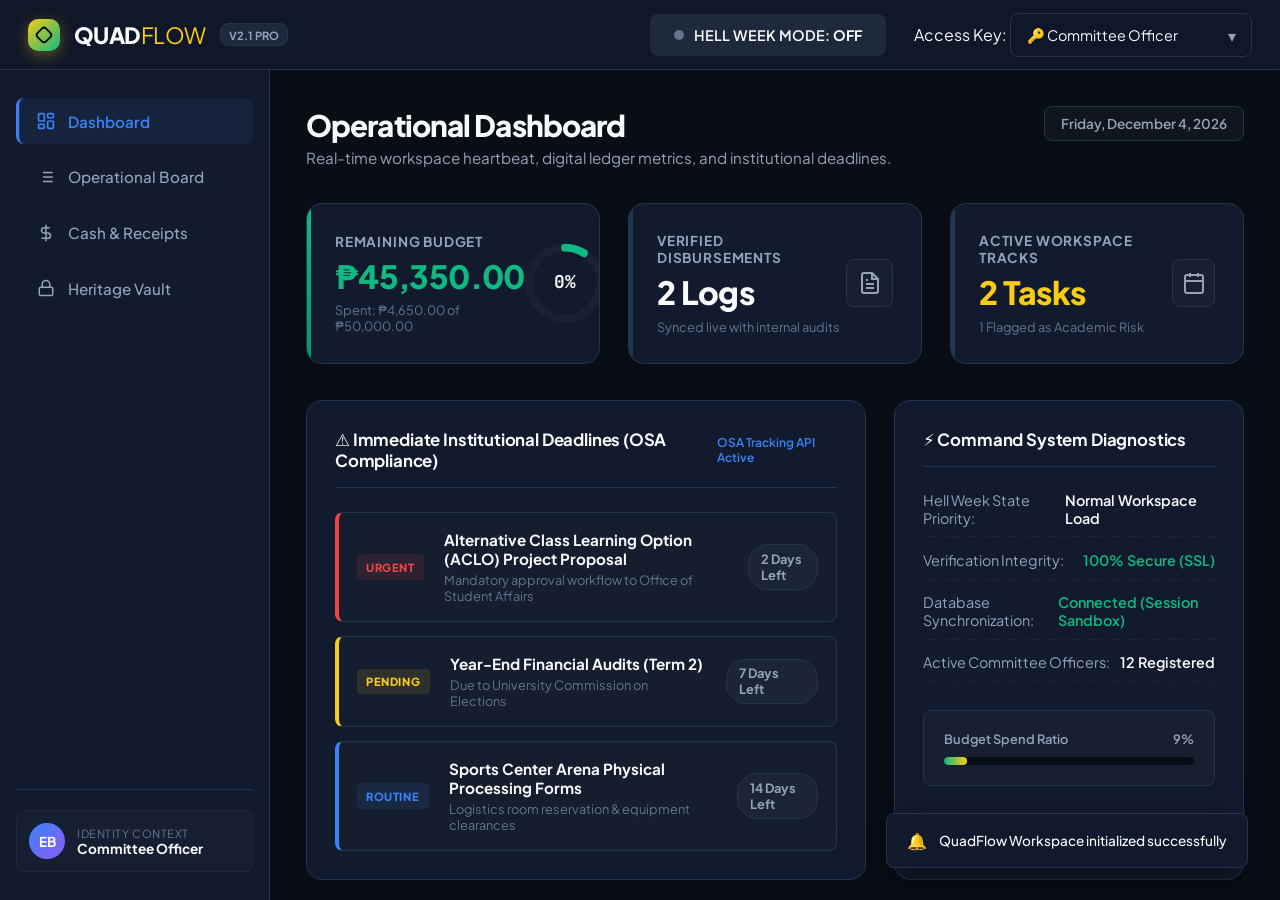
<file: JPCS Hackathon/Web Application/index.html>
<!DOCTYPE html>
<html lang="en">
<head>
    <meta charset="UTF-8">
    <meta name="viewport" content="width=device-width, initial-scale=1.0">
    <title>QuadFlow — High Velocity Operational Command</title>
    <!-- Modern Typography: Plus Jakarta Sans for UI, JetBrains Mono for system codes -->
    <link rel="preconnect" href="https://fonts.googleapis.com">
    <link rel="preconnect" href="https://fonts.gstatic.com" crossorigin>
    <link href="https://fonts.googleapis.com/css2?family=Plus+Jakarta+Sans:wght@300;400;500;600;700;800&family=JetBrains+Mono:wght@400;500;700&display=swap" rel="stylesheet">
    <link rel="stylesheet" href="style.css">
</head>
<body>
    <!-- Toast Notification Anchor -->
    <div id="toastContainer" class="toast-container"></div>
    <!-- Modal: Task Editor Drawer -->
    <div id="taskModal" class="modal-overlay">
        <div class="modal-box card-blur">
            <div class="modal-header">
                <h3>✏️ Edit Committee Deliverable</h3>
                <button class="btn-close" id="closeTaskModalBtn">
                    <svg width="20" height="20" viewBox="0 0 24 24" fill="none" stroke="currentColor" stroke-width="2.5"><line x1="18" y1="6" x2="6" y2="18"></line><line x1="6" y1="6" x2="18" y2="18"></line></svg>
                </button>
            </div>
            <div class="modal-body">
                <form id="editTaskForm">
                    <input type="hidden" id="editTaskId">
                    <div class="form-group">
                        <label for="editTaskTitle">Deliverable Title</label>
                        <input type="text" id="editTaskTitle" class="form-control" required>
                    </div>
                    <div class="form-group row">
                        <div class="col">
                            <label for="editTaskCommittee">Committee</label>
                            <select id="editTaskCommittee" class="form-control">
                                <option value="Logistics">Logistics</option>
                                <option value="Marketing">Marketing</option>
                                <option value="Finance">Finance</option>
                                <option value="Sponsorship">Sponsorship</option>
                            </select>
                        </div>
                        <div class="col">
                            <label for="editTaskStatus">Kanban Column</label>
                            <select id="editTaskStatus" class="form-control">
                                <option value="backlog">Backlog</option>
                                <option value="progress">In Progress</option>
                                <option value="blocked">Academic Blocked</option>
                                <option value="completed">Completed</option>
                            </select>
                        </div>
                    </div>
                    <div class="form-group checkbox-group">
                        <input type="checkbox" id="editTaskAcademicRisk">
                        <label for="editTaskAcademicRisk">⚠️ Mark as Academic Risk (Tied to critical coursework/exams)</label>
                    </div>
                    <div class="modal-footer">
                        <button type="button" id="deleteTaskBtn" class="btn btn-danger">🗑️ Delete Task</button>
                        <div class="footer-actions">
                            <button type="button" class="btn btn-secondary" id="cancelTaskModalBtn">Cancel</button>
                            <button type="submit" class="btn btn-primary">Save Changes</button>
                        </div>
                    </div>
                </form>
            </div>
        </div>
    </div>
    <!-- Modal: Receipt Viewer -->
    <div id="receiptModal" class="modal-overlay">
        <div class="modal-box receipt-box card-blur">
            <div class="modal-header">
                <h3>📜 Verified Transaction Voucher</h3>
                <button class="btn-close" id="closeReceiptModalBtn">
                    <svg width="20" height="20" viewBox="0 0 24 24" fill="none" stroke="currentColor" stroke-width="2.5"><line x1="18" y1="6" x2="6" y2="18"></line><line x1="6" y1="6" x2="18" y2="18"></line></svg>
                </button>
            </div>
            <div class="modal-body receipt-layout">
                <div id="receiptTicket" class="receipt-ticket">
                    <!-- Dynamic Receipt Generated Here -->
                </div>
                <div class="receipt-actions">
                    <button id="printReceiptBtn" class="btn btn-secondary btn-block">🖨️ Print Voucher</button>
                    <button id="closeReceiptBtn" class="btn btn-primary btn-block">Done</button>
                </div>
            </div>
        </div>
    </div>
    <!-- System Bar (Top Header) -->
    <header class="system-bar">
        <div class="logo-area">
            <div class="emblem">
                <div class="emblem-inner"></div>
            </div>
            <h1 class="brand">QUAD<span class="brand-flow">FLOW</span></h1>
            <span class="badge badge-system">v2.1 Pro</span>
        </div>
        
        <div class="system-controls">
            <button id="hellWeekToggle" class="btn btn-toggle-mode" title="Toggle intense tracking styling for academic pressure times">
                <span class="pulse-indicator"></span>
                <span>HELL WEEK MODE: <strong id="toggleStatus">OFF</strong></span>
            </button>
            
            <div class="session-handler">
                <label for="roleSelector">Access Key:</label>
                <div class="select-wrapper">
                    <select id="roleSelector" class="form-control select-dark">
                        <option value="officer">🔑 Committee Officer</option>
                        <option value="admin">💎 Executive Board (Admin)</option>
                    </select>
                </div>
            </div>
        </div>
    </header>
    <!-- Master Application Container -->
    <div class="app-container">
        
        <!-- Sidebar Navigation -->
        <nav class="sidebar">
            <div class="sidebar-menu-wrapper">
                <ul class="nav-links">
                    <li>
                        <a href="#dashboard" class="nav-item active" data-target="dashboard-section">
                            <svg class="nav-icon" viewBox="0 0 24 24" fill="none" stroke="currentColor" stroke-width="2"><rect x="3" y="3" width="7" height="9" rx="1"></rect><rect x="14" y="3" width="7" height="5" rx="1"></rect><rect x="14" y="12" width="7" height="9" rx="1"></rect><rect x="3" y="16" width="7" height="5" rx="1"></rect></svg>
                            <span>Dashboard</span>
                        </a>
                    </li>
                    <li>
                        <a href="#kanban" class="nav-item" data-target="kanban-section">
                            <svg class="nav-icon" viewBox="0 0 24 24" fill="none" stroke="currentColor" stroke-width="2"><line x1="8" y1="6" x2="21" y2="6"></line><line x1="8" y1="12" x2="21" y2="12"></line><line x1="8" y1="18" x2="21" y2="18"></line><line x1="3" y1="6" x2="3.01" y2="6"></line><line x1="3" y1="12" x2="3.01" y2="12"></line><line x1="3" y1="18" x2="3.01" y2="18"></line></svg>
                            <span>Operational Board</span>
                        </a>
                    </li>
                    <li>
                        <a href="#receipts" class="nav-item" data-target="receipts-section">
                            <svg class="nav-icon" viewBox="0 0 24 24" fill="none" stroke="currentColor" stroke-width="2"><line x1="12" y1="1" x2="12" y2="23"></line><path d="M17 5H9.5a3.5 3.5 0 0 0 0 7h5a3.5 3.5 0 0 1 0 7H6"></path></svg>
                            <span>Cash & Receipts</span>
                        </a>
                    </li>
                    <li>
                        <a href="#vault" class="nav-item" data-target="vault-section">
                            <svg class="nav-icon" viewBox="0 0 24 24" fill="none" stroke="currentColor" stroke-width="2"><rect x="3" y="11" width="18" height="11" rx="2" ry="2"></rect><path d="M7 11V7a5 5 0 0 1 10 0v4"></path></svg>
                            <span>Heritage Vault</span>
                        </a>
                    </li>
                </ul>
            </div>
            
            <div class="sidebar-footer">
                <div class="user-profile-badge">
                    <div class="avatar-circle">EB</div>
                    <div class="profile-info">
                        <span class="profile-label">Identity Context</span>
                        <strong id="currentRoleDisplay" class="profile-name">Committee Officer</strong>
                    </div>
                </div>
            </div>
        </nav>
        <!-- Main Dynamic Viewport -->
        <main class="main-content">
            
            <!-- SECTION 1: DASHBOARD -->
            <section id="dashboard-section" class="view-section active">
                <div class="section-header">
                    <div>
                        <h2>Operational Dashboard</h2>
                        <p class="subtitle">Real-time workspace heartbeat, digital ledger metrics, and institutional deadlines.</p>
                    </div>
                    <div class="date-badge" id="liveDateDisplay">May 23, 2026</div>
                </div>
                <!-- Metrics Grid featuring circular analytics -->
                <div class="metrics-grid">
                    <div class="metric-card budget-card">
                        <div class="metric-info">
                            <h3>Remaining Budget</h3>
                            <p class="metric-value text-lime" id="dashBudget">₱50,000.00</p>
                            <span class="metric-sub" id="dashBudgetDetails">Spent: ₱0.00 of ₱50,000.00</span>
                        </div>
                        <div class="metric-visual">
                            <!-- Circular Progress Bar -->
                            <svg width="80" height="80" viewBox="0 0 36 36" class="circular-chart">
                                <path class="circle-bg" d="M18 2.0845 a 15.9155 15.9155 0 0 1 0 31.831 a 15.9155 15.9155 0 0 1 0 -31.831" />
                                <path id="budgetCircleProgress" class="circle" stroke-dasharray="0, 100" d="M18 2.0845 a 15.9155 15.9155 0 0 1 0 31.831 a 15.9155 15.9155 0 0 1 0 -31.831" />
                                <text x="18" y="20.35" class="percentage" id="budgetPercentText">0%</text>
                            </svg>
                        </div>
                    </div>
                    
                    <div class="metric-card linkable-card" data-target="receipts-section">
                        <div class="metric-info">
                            <h3>Verified Disbursements</h3>
                            <p class="metric-value" id="dashPendingReceipts">0 Logs</p>
                            <span class="metric-sub">Synced live with internal audits</span>
                        </div>
                        <div class="metric-icon-wrap">
                            <svg width="24" height="24" viewBox="0 0 24 24" fill="none" stroke="currentColor" stroke-width="2"><path d="M14 2H6a2 2 0 0 0-2 2v16a2 2 0 0 0 2 2h12a2 2 0 0 0 2-2V8z"></path><polyline points="14 2 14 8 20 8"></polyline><line x1="16" y1="13" x2="8" y2="13"></line><line x1="16" y1="17" x2="8" y2="17"></line><polyline points="10 9 9 9 8 9"></polyline></svg>
                        </div>
                    </div>
                    
                    <div class="metric-card linkable-card" data-target="kanban-section">
                        <div class="metric-info">
                            <h3>Active Workspace Tracks</h3>
                            <p class="metric-value text-canary" id="dashActiveTasks">0 Tasks</p>
                            <span class="metric-sub" id="dashAcademicRiskSub">0 Flagged as Academic Risk</span>
                        </div>
                        <div class="metric-icon-wrap">
                            <svg width="24" height="24" viewBox="0 0 24 24" fill="none" stroke="currentColor" stroke-width="2"><rect x="3" y="4" width="18" height="18" rx="2" ry="2"></rect><line x1="16" y1="2" x2="16" y2="6"></line><line x1="8" y1="2" x2="8" y2="6"></line><line x1="3" y1="10" x2="21" y2="10"></line></svg>
                        </div>
                    </div>
                </div>
                <!-- Lower Layout Panels -->
                <div class="dashboard-details-grid">
                    
                    <!-- Left Panel: Deadlines -->
                    <div class="dashboard-panel">
                        <div class="panel-header">
                            <h3>⚠️ Immediate Institutional Deadlines (OSA Compliance)</h3>
                            <span class="panel-action-label">OSA Tracking API Active</span>
                        </div>
                        <ul class="compliance-list">
                            <li class="compliance-item danger">
                                <div class="compliance-badge">URGENT</div>
                                <div class="details">
                                    <strong>Alternative Class Learning Option (ACLO) Project Proposal</strong>
                                    <small>Mandatory approval workflow to Office of Student Affairs</small>
                                </div>
                                <div class="countdown" data-days="2">2 Days Left</div>
                            </li>
                            <li class="compliance-item warning">
                                <div class="compliance-badge">PENDING</div>
                                <div class="details">
                                    <strong>Year-End Financial Audits (Term 2)</strong>
                                    <small>Due to University Commission on Elections</small>
                                </div>
                                <div class="countdown" data-days="7">7 Days Left</div>
                            </li>
                            <li class="compliance-item info">
                                <div class="compliance-badge">ROUTINE</div>
                                <div class="details">
                                    <strong>Sports Center Arena Physical Processing Forms</strong>
                                    <small>Logistics room reservation & equipment clearances</small>
                                </div>
                                <div class="countdown" data-days="14">14 Days Left</div>
                            </li>
                        </ul>
                    </div>
                    <!-- Right Panel: Quick Activity / State Overview -->
                    <div class="dashboard-panel panel-system-status">
                        <div class="panel-header">
                            <h3>⚡ Command System Diagnostics</h3>
                        </div>
                        <div class="diagnostics-log">
                            <div class="diag-row">
                                <span class="diag-label">Hell Week State Priority:</span>
                                <span id="diagHellWeekStatus" class="diag-value">Inactive (Normal Load)</span>
                            </div>
                            <div class="diag-row">
                                <span class="diag-label">Verification Integrity:</span>
                                <span class="diag-value text-lime">100% Secure (SSL)</span>
                            </div>
                            <div class="diag-row">
                                <span class="diag-label">Database Synchronization:</span>
                                <span class="diag-value text-lime">Connected (Session Sandbox)</span>
                            </div>
                            <div class="diag-row">
                                <span class="diag-label">Active Committee Officers:</span>
                                <span class="diag-value">12 Registered</span>
                            </div>
                        </div>
                        
                        <!-- Visual representation of budget -->
                        <div class="budget-progress-bar-container">
                            <div class="progress-bar-labels">
                                <span>Budget Spend Ratio</span>
                                <span id="budgetPercentLabel">0%</span>
                            </div>
                            <div class="progress-bar-rail">
                                <div id="budgetProgressFill" class="progress-bar-fill" style="width: 0%"></div>
                            </div>
                        </div>
                    </div>
                </div>
            </section>
            <!-- SECTION 2: KANBAN BOARD -->
            <section id="kanban-section" class="view-section">
                <div class="section-header">
                    <div>
                        <h2>Academic-Synced Kanban Board</h2>
                        <p class="subtitle">Drag, drop, and cross-balance student workloads during high-velocity academic schedules.</p>
                    </div>
                </div>
                <div class="hell-week-banner" id="hellWeekBanner">
                    <div class="banner-icon">
                        <svg width="24" height="24" viewBox="0 0 24 24" fill="none" stroke="currentColor" stroke-width="2.5"><path d="M10.29 3.86L1.82 18a2 2 0 0 0 1.71 3h16.94a2 2 0 0 0 1.71-3L13.71 3.86a2 2 0 0 0-3.42 0z"></path><line x1="12" y1="9" x2="12" y2="13"></line><line x1="12" y1="17" x2="12.01" y2="17"></line></svg>
                    </div>
                    <div class="banner-content">
                        <strong>HELL WEEK MODE FORCE-ENGAGED</strong>
                        <p>Workloads prioritized automatically. Critical tasks flagged as "Academic Risk" are consolidated under Academic Blocked column to prevent student burnout.</p>
                    </div>
                </div>
                <!-- Kanban Matrix Board -->
                <div class="kanban-board">
                    
                    <!-- Backlog Column -->
                    <div class="kanban-column" id="col-backlog">
                        <div class="column-header">
                            <span class="column-title">Backlog</span>
                            <span class="count count-backlog">0</span>
                        </div>
                        <div class="column-body" data-status="backlog">
                            <!-- Cards inject dynamically -->
                        </div>
                    </div>
                    
                    <!-- In Progress Column -->
                    <div class="kanban-column" id="col-progress">
                        <div class="column-header">
                            <span class="column-title">In Progress</span>
                            <span class="count count-progress">0</span>
                        </div>
                        <div class="column-body" data-status="progress">
                            <!-- Cards inject dynamically -->
                        </div>
                    </div>
                    
                    <!-- Blocked / Academic At Risk Column -->
                    <div class="kanban-column column-risk" id="col-blocked">
                        <div class="column-header">
                            <span class="column-title">Academic At Risk</span>
                            <span class="count count-blocked">0</span>
                        </div>
                        <div class="column-body" data-status="blocked">
                            <!-- Cards inject dynamically -->
                        </div>
                    </div>
                    
                    <!-- Completed Column -->
                    <div class="kanban-column" id="col-completed">
                        <div class="column-header">
                            <span class="column-title">Completed</span>
                            <span class="count count-completed">0</span>
                        </div>
                        <div class="column-body" data-status="completed">
                            <!-- Cards inject dynamically -->
                        </div>
                    </div>
                </div>
                <!-- Add New Task Form (Admin Restricted Zone) -->
                <div class="admin-only-action panel-form margin-top-lg">
                    <div class="panel-form-header">
                        <svg width="20" height="20" viewBox="0 0 24 24" fill="none" stroke="currentColor" stroke-width="2"><path d="M14 2H6a2 2 0 0 0-2 2v16a2 2 0 0 0 2 2h12a2 2 0 0 0 2-2V8z"></path><polyline points="14 2 14 8 20 8"></polyline><line x1="12" y1="18" x2="12" y2="12"></line><line x1="9" y1="15" x2="15" y2="15"></line></svg>
                        <h3>Initialize New Committee Deliverable</h3>
                        <span class="admin-shield">Admin Only</span>
                    </div>
                    
                    <form id="taskForm" class="inline-form">
                        <div class="form-input-group">
                            <input type="text" id="taskTitle" placeholder="e.g., Secure permit for amphitheater..." class="form-control" required>
                        </div>
                        <div class="form-select-group">
                            <select id="taskCommittee" class="form-control">
                                <option value="Logistics">📦 Logistics</option>
                                <option value="Marketing">📣 Marketing</option>
                                <option value="Finance">💰 Finance</option>
                                <option value="Sponsorship">🤝 Sponsorship</option>
                            </select>
                        </div>
                        <button type="submit" class="btn btn-primary">
                            <svg width="16" height="16" viewBox="0 0 24 24" fill="none" stroke="currentColor" stroke-width="2.5"><line x1="12" y1="5" x2="12" y2="19"></line><line x1="5" y1="12" x2="19" y2="12"></line></svg>
                            <span>Inject Deliverable</span>
                        </button>
                    </form>
                </div>
            </section>
            <!-- SECTION 3: RECEIPTS & COMPLIANCE -->
            <section id="receipts-section" class="view-section">
                <div class="section-header">
                    <div>
                        <h2>Compliance & Cash Tracker</h2>
                        <p class="subtitle">Log digital transaction confirmations and bundle verification metadata for OSA auditing.</p>
                    </div>
                </div>
                <div class="split-layout">
                    
                    <!-- Left: Expense Form -->
                    <div class="panel-form">
                        <div class="panel-form-header">
                            <svg width="20" height="20" viewBox="0 0 24 24" fill="none" stroke="currentColor" stroke-width="2"><rect x="2" y="4" width="20" height="16" rx="2" ry="2"></rect><line x1="12" y1="18" x2="12" y2="18.01"></line><line x1="2" y1="10" x2="22" y2="10"></line></svg>
                            <h3>Record Expense / Disbursement</h3>
                        </div>
                        
                        <form id="ledgerForm">
                            <div class="form-group">
                                <label for="ledgerDesc">Item Description</label>
                                <input type="text" id="ledgerDesc" class="form-control" placeholder="e.g., Procured 3x5 tarpaulins for orientation booth" required>
                            </div>
                            
                            <div class="form-group row">
                                <div class="col">
                                    <label for="ledgerAmount">Amount (PHP)</label>
                                    <div class="input-currency-wrapper">
                                        <span class="currency-prefix">₱</span>
                                        <input type="number" id="ledgerAmount" class="form-control input-amount" placeholder="0.00" min="0.01" step="any" required>
                                    </div>
                                </div>
                                <div class="col">
                                    <label for="ledgerRef">GCash/Maya Reference</label>
                                    <input type="text" id="ledgerRef" class="form-control" placeholder="e.g., 501928492049" required>
                                </div>
                            </div>
                            
                            <div class="form-group row">
                                <div class="col">
                                    <label for="ledgerCommittee">Paying Committee</label>
                                    <select id="ledgerCommittee" class="form-control">
                                        <option value="Finance">Finance</option>
                                        <option value="Logistics">Logistics</option>
                                        <option value="Marketing">Marketing</option>
                                        <option value="Sponsorship">Sponsorship</option>
                                    </select>
                                </div>
                                <div class="col">
                                    <label for="receiptFile">Upload Receipt Image</label>
                                    <div class="file-dropzone-wrapper">
                                        <input type="file" id="receiptFile" class="form-control file-input" accept="image/*">
                                        <span class="file-label-text">Select Image File...</span>
                                    </div>
                                </div>
                            </div>
                            
                            <button type="submit" class="btn btn-primary btn-block">
                                <svg width="18" height="18" viewBox="0 0 24 24" fill="none" stroke="currentColor" stroke-width="2"><path d="M19 21H5a2 2 0 0 1-2-2V5a2 2 0 0 1 2-2h11l5 5v11a2 2 0 0 1-2 2z"></path><polyline points="17 21 17 13 7 13 7 21"></polyline><polyline points="7 3 7 8 15 8"></polyline></svg>
                                <span>Commit Transaction Block</span>
                            </button>
                        </form>
                    </div>
                    <!-- Right: Verified Ledger Table -->
                    <div class="panel-ledger">
                        <div class="ledger-header-actions">
                            <div class="ledger-title-wrap">
                                <h3>📜 Verified Ledger Transaction Log</h3>
                                <p id="ledgerSummaryLabel">0 total entries verified</p>
                            </div>
                            <button id="exportLedgerBtn" class="btn btn-secondary btn-sm">
                                <svg width="14" height="14" viewBox="0 0 24 24" fill="none" stroke="currentColor" stroke-width="2"><polyline points="6 9 6 2 18 2 18 9"></polyline><path d="M6 18H4a2 2 0 0 1-2-2v-5a2 2 0 0 1 2-2h16a2 2 0 0 1 2 2v5a2 2 0 0 1-2 2h-2"></path><rect x="6" y="14" width="12" height="8"></rect></svg>
                                <span>Export Liquidation Sheet</span>
                            </button>
                        </div>
                        
                        <!-- Search and Filters Panel -->
                        <div class="ledger-filters">
                            <div class="search-box-wrapper">
                                <svg class="search-icon" width="16" height="16" viewBox="0 0 24 24" fill="none" stroke="currentColor" stroke-width="2"><circle cx="11" cy="11" r="8"></circle><line x1="21" y1="21" x2="16.65" y2="16.65"></line></svg>
                                <input type="text" id="ledgerSearchInput" placeholder="Search by description, committee, or Ref ID..." class="form-control filter-search">
                            </div>
                            <div class="filter-select-wrapper">
                                <select id="ledgerFilterCommittee" class="form-control select-filter">
                                    <option value="all">All Committees</option>
                                    <option value="Finance">Finance</option>
                                    <option value="Logistics">Logistics</option>
                                    <option value="Marketing">Marketing</option>
                                    <option value="Sponsorship">Sponsorship</option>
                                </select>
                            </div>
                        </div>
                        <!-- Data table layout -->
                        <div class="table-responsive">
                            <table class="ledger-table">
                                <thead>
                                    <tr>
                                        <th>Ref ID</th>
                                        <th>Description</th>
                                        <th>Committee</th>
                                        <th>Amount</th>
                                        <th>Receipt Status</th>
                                        <th class="admin-only-cell">Actions</th>
                                    </tr>
                                </thead>
                                <tbody id="ledgerBody">
                                    <!-- Log rows dynamically injected -->
                                </tbody>
                            </table>
                        </div>
                    </div>
                </div>
            </section>
            <!-- SECTION 4: HERITAGE VAULT -->
            <section id="vault-section" class="view-section">
                <div class="section-header">
                    <div>
                        <h2>The Heritage Vault</h2>
                        <p class="subtitle">Preserve static organizational knowledge matrices to ensure a seamless 100% transition handover.</p>
                    </div>
                </div>
                <div class="vault-split">
                    
                    <!-- Left: Turnover Checklist and Progress Circle -->
                    <div class="vault-card">
                        <div class="vault-card-header">
                            <div class="header-details">
                                <h3>🔑 Institutional Turnover Progress</h3>
                                <p class="card-desc">Mandatory transition markers for outgoing student administration executives.</p>
                            </div>
                            <!-- Small dynamic progress label -->
                            <div class="progress-radial-wrap">
                                <svg width="50" height="50" viewBox="0 0 36 36" class="circular-chart-sm">
                                    <path class="circle-bg" d="M18 2.0845 a 15.9155 15.9155 0 0 1 0 31.831 a 15.9155 15.9155 0 0 1 0 -31.831" />
                                    <path id="turnoverProgressCircle" class="circle circle-green" stroke-dasharray="0, 100" d="M18 2.0845 a 15.9155 15.9155 0 0 1 0 31.831 a 15.9155 15.9155 0 0 1 0 -31.831" />
                                </svg>
                                <div class="progress-percentage-label" id="turnoverPercentageText">0%</div>
                            </div>
                        </div>
                        
                        <!-- List of turnover items -->
                        <ul class="checklist" id="turnoverChecklist">
                            <!-- Injected checkboxes -->
                        </ul>
                        
                        <!-- Add turnover item form (Officer/Admin allowed) -->
                        <form id="addTurnoverItemForm" class="add-turnover-item-form">
                            <input type="text" id="newTurnoverLabel" placeholder="Add custom turnover objective..." class="form-control" required>
                            <button type="submit" class="btn btn-secondary btn-sm" title="Add item to turnover checklist">+</button>
                        </form>
                    </div>
                    <!-- Right: Searchable SOP Accordions -->
                    <div class="vault-card">
                        <div class="vault-card-header-col">
                            <h3>📂 Standard Operating Procedures (SOPs)</h3>
                            <p class="card-desc">Step-by-step administrative framework guides for student organization workflow clearances.</p>
                            
                            <!-- Search Bar for SOPs -->
                            <div class="sop-search-wrapper">
                                <svg class="search-icon" width="14" height="14" viewBox="0 0 24 24" fill="none" stroke="currentColor" stroke-width="2"><circle cx="11" cy="11" r="8"></circle><line x1="21" y1="21" x2="16.65" y2="16.65"></line></svg>
                                <input type="text" id="sopSearchInput" placeholder="Filter SOPs by name or keyword..." class="form-control form-control-sm">
                            </div>
                        </div>
                        
                        <div class="sop-directory" id="sopDirectory">
                            
                            <!-- SOP Item 1 -->
                            <div class="sop-item" data-sop-keywords="finance liquidation audit receipt money gcash bank account payout">
                                <div class="sop-trigger">
                                    <div class="sop-title-wrap">
                                        <span class="folder-icon">📁</span>
                                        <h4>Finance / Liquidation Protocol</h4>
                                    </div>
                                    <svg class="chevron-icon" width="16" height="16" viewBox="0 0 24 24" fill="none" stroke="currentColor" stroke-width="2.5"><polyline points="6 9 12 15 18 9"></polyline></svg>
                                </div>
                                <div class="sop-content">
                                    <div class="sop-body-inner">
                                        <p>To process clean refunds and payments for suppliers, ensure compliance with the following university directives:</p>
                                        <ol class="sop-list">
                                            <li>Always request a valid BIR-registered Official Receipt (OR) for purchases exceeding ₱1,000.</li>
                                            <li>Disbursements completed via GCash/Maya must have screenshot confirmation containing the 12 or 13-digit Reference Code.</li>
                                            <li>Consolidate weekly logs in Excel under designated accounts before submitting to the Executive Board Auditor.</li>
                                            <li>Never log personal items on the organizational budget; audited items require physical inventory verification.</li>
                                        </ol>
                                    </div>
                                </div>
                            </div>
                            
                            <!-- SOP Item 2 -->
                            <div class="sop-item" data-sop-keywords="logistics venue sourcing sports center permits reservation physical facility campus">
                                <div class="sop-trigger">
                                    <div class="sop-title-wrap">
                                        <span class="folder-icon">📁</span>
                                        <h4>University Logistics & Venue Sourcing</h4>
                                    </div>
                                    <svg class="chevron-icon" width="16" height="16" viewBox="0 0 24 24" fill="none" stroke="currentColor" stroke-width="2.5"><polyline points="6 9 12 15 18 9"></polyline></svg>
                                </div>
                                <div class="sop-content">
                                    <div class="sop-body-inner">
                                        <p>Booking guidelines for university facilities (e.g. Amphitheater, Multi-purpose Sports Center, Classrooms):</p>
                                        <ol class="sop-list">
                                            <li>Obtain the official Physical Facilities Office (PFO) reservation form.</li>
                                            <li>Collect safety signatures from both the faculty adviser and the College Dean.</li>
                                            <li>Submit documents to PFO at least <strong>10 working days</strong> prior to the event date.</li>
                                            <li>Coordinate with electricity services if extra outlets, projectors, or speaker systems are required.</li>
                                        </ol>
                                    </div>
                                </div>
                            </div>
                            <!-- SOP Item 3 -->
                            <div class="sop-item" data-sop-keywords="marketing graphic publications facebook posters publicity design colors guide font">
                                <div class="sop-trigger">
                                    <div class="sop-title-wrap">
                                        <span class="folder-icon">📁</span>
                                        <h4>Marketing & Graphic Design Publication Policies</h4>
                                    </div>
                                    <svg class="chevron-icon" width="16" height="16" viewBox="0 0 24 24" fill="none" stroke="currentColor" stroke-width="2.5"><polyline points="6 9 12 15 18 9"></polyline></svg>
                                </div>
                                <div class="sop-content">
                                    <div class="sop-body-inner">
                                        <p>Guidance to maintain visual cohesion across social media profiles and print media:</p>
                                        <ol class="sop-list">
                                            <li>Always employ the official brand fonts (Outfit and Space Grotesk).</li>
                                            <li>Include the official organization transparent watermark in the upper right corner of all pubmats.</li>
                                            <li>Ensure alternative text descriptions (alt text) are attached to Facebook and Instagram publications for accessibility.</li>
                                            <li>Publicity materials mentioning university partners require explicit written sign-off from the Sponsorship Committee.</li>
                                        </ol>
                                    </div>
                                </div>
                            </div>
                            
                        </div>
                    </div>
                </div>
            </section>
        </main>
    </div>
    <!-- Core Javascript Code module -->
    <script src="app.js"></script>
</body>
</html>
</file>
<file: JPCS Hackathon/Web Application/style.css>
/* ==========================================================================
   QuadFlow Premium UI Design System Stylesheet
   ========================================================================== */
:root {
    /* Color Architecture - High contrast dark mode */
    --bg-dark: #090d16;
    --bg-surface: #121b2d;
    --bg-subtle: #1e293b;
    --bg-input: #0f172a;
    
    --border-color: #24354f;
    --border-glow: rgba(59, 130, 246, 0.15);
    
    /* Branding Palette */
    --accent-canary: #facc15;
    --accent-lime: #10b981;
    --accent-crimson: #ef4444;
    --accent-blue: #3b82f6;
    --accent-purple: #8b5cf6;
    
    /* Text Tokens */
    --text-ceramic: #f8fafc;
    --text-secondary: #94a3b8;
    --text-muted: #64748b;
    
    /* Layout & Component Metrics */
    --radius-sm: 8px;
    --radius-md: 16px;
    --radius-lg: 24px;
    
    /* Animation Framework */
    --transition-smooth: 0.3s cubic-bezier(0.25, 0.8, 0.25, 1);
    --transition-fast: 0.15s ease-out;
    --font-stack: 'Plus Jakarta Sans', system-ui, -apple-system, sans-serif;
    --font-code: 'JetBrains Mono', monospace;
    
    --shadow-sm: 0 2px 8px rgba(0, 0, 0, 0.15);
    --shadow-md: 0 8px 24px rgba(0, 0, 0, 0.3);
    --shadow-lg: 0 16px 48px rgba(0, 0, 0, 0.45);
    --shadow-glow: 0 0 20px rgba(59, 130, 246, 0.15);
}
/* Base Configuration & Layout Canvas resets */
* {
    box-sizing: border-box;
    margin: 0;
    padding: 0;
    -webkit-font-smoothing: antialiased;
}
body {
    background-color: var(--bg-dark);
    color: var(--text-ceramic);
    font-family: var(--font-stack);
    overflow: hidden;
    height: 100vh;
    width: 100vw;
    display: flex;
    flex-direction: column;
}
button, input, select, textarea {
    font-family: inherit;
}
/* Custom Scrollbars */
::-webkit-scrollbar {
    width: 8px;
    height: 8px;
}
::-webkit-scrollbar-track {
    background: var(--bg-dark);
}
::-webkit-scrollbar-thumb {
    background: var(--border-color);
    border-radius: var(--radius-sm);
}
::-webkit-scrollbar-thumb:hover {
    background: var(--text-muted);
}
/* Utility classes */
.text-lime { color: var(--accent-lime) !important; }
.text-canary { color: var(--accent-canary) !important; }
.text-crimson { color: var(--accent-crimson) !important; }
.margin-top-lg { margin-top: 2rem; }
/* ==========================================================================
   Header Architecture & Layout
   ========================================================================== */
.system-bar {
    background-color: rgba(18, 27, 45, 0.8);
    backdrop-filter: blur(12px);
    -webkit-backdrop-filter: blur(12px);
    display: flex;
    justify-content: space-between;
    align-items: center;
    padding: 0 1.75rem;
    border-bottom: 1px solid var(--border-color);
    z-index: 1000;
    height: 70px;
    flex-shrink: 0;
    box-shadow: var(--shadow-sm);
}
/* Logo Design */
.logo-area {
    display: flex;
    align-items: center;
    gap: 0.85rem;
}
.emblem {
    width: 32px;
    height: 32px;
    background: linear-gradient(135deg, var(--accent-canary), var(--accent-lime));
    border-radius: 10px;
    display: flex;
    align-items: center;
    justify-content: center;
    box-shadow: 0 4px 15px rgba(250, 204, 21, 0.35);
    position: relative;
    overflow: hidden;
}
.emblem-inner {
    width: 14px;
    height: 14px;
    border: 2px solid var(--bg-dark);
    border-radius: 4px;
    transform: rotate(45deg);
}
.brand {
    font-size: 1.4rem;
    font-weight: 800;
    letter-spacing: -0.02em;
    color: var(--text-ceramic);
}
.brand-flow {
    color: var(--accent-canary);
    font-weight: 400;
}
.badge {
    padding: 0.2rem 0.5rem;
    font-size: 0.7rem;
    font-weight: 700;
    border-radius: var(--radius-sm);
    text-transform: uppercase;
}
.badge-system {
    background-color: var(--bg-subtle);
    color: var(--text-secondary);
    border: 1px solid var(--border-color);
}
.system-controls {
    display: flex;
    align-items: center;
    gap: 1.75rem;
}
/* Switch styling for Hell Week Toggle */
.btn-toggle-mode {
    background-color: var(--bg-subtle);
    border: 1px solid var(--border-color);
    color: var(--text-ceramic);
    padding: 0.5rem 1rem;
    border-radius: var(--radius-sm);
    font-size: 0.8rem;
    font-weight: 600;
    cursor: pointer;
    display: flex;
    align-items: center;
    gap: 0.6rem;
    transition: var(--transition-smooth);
}
.btn-toggle-mode:hover {
    border-color: var(--text-secondary);
    background-color: var(--bg-surface);
}
.pulse-indicator {
    width: 10px;
    height: 10px;
    background-color: var(--text-muted);
    border-radius: 50%;
    display: inline-block;
    position: relative;
}
/* ==========================================================================
   Master App Framework Container & Sidebar
   ========================================================================== */
.app-container {
    display: flex;
    height: calc(100vh - 70px);
    width: 100vw;
    overflow: hidden;
}
.sidebar {
    width: 270px;
    background-color: var(--bg-surface);
    border-right: 1px solid var(--border-color);
    display: flex;
    flex-direction: column;
    justify-content: space-between;
    padding: 1.75rem 1rem;
    flex-shrink: 0;
}
.nav-links {
    list-style: none;
    display: flex;
    flex-direction: column;
    gap: 0.6rem;
}
.nav-item {
    display: flex;
    align-items: center;
    gap: 0.85rem;
    color: var(--text-secondary);
    text-decoration: none;
    padding: 0.85rem 1.1rem;
    border-radius: var(--radius-sm);
    font-weight: 500;
    font-size: 0.95rem;
    transition: var(--transition-smooth);
    border-left: 3px solid transparent;
}
.nav-icon {
    width: 18px;
    height: 18px;
    stroke-width: 2;
    transition: var(--transition-smooth);
}
.nav-item:hover {
    color: var(--text-ceramic);
    background-color: rgba(255, 255, 255, 0.03);
    padding-left: 1.3rem;
}
.nav-item.active {
    background-color: rgba(59, 130, 246, 0.08);
    color: var(--accent-blue);
    border-left-color: var(--accent-blue);
    font-weight: 600;
    box-shadow: inset 1px 0 0 rgba(59, 130, 246, 0.2);
}
.nav-item.active .nav-icon {
    transform: scale(1.1);
}
.sidebar-footer {
    border-top: 1px solid var(--border-color);
    padding-top: 1.25rem;
}
.user-profile-badge {
    display: flex;
    align-items: center;
    gap: 0.75rem;
    background-color: rgba(255, 255, 255, 0.02);
    padding: 0.75rem;
    border-radius: var(--radius-sm);
    border: 1px solid rgba(255, 255, 255, 0.04);
}
.avatar-circle {
    width: 36px;
    height: 36px;
    background: linear-gradient(135deg, var(--accent-blue), var(--accent-purple));
    border-radius: 50%;
    color: white;
    font-weight: 700;
    font-size: 0.85rem;
    display: flex;
    align-items: center;
    justify-content: center;
}
.profile-info {
    display: flex;
    flex-direction: column;
}
.profile-label {
    font-size: 0.7rem;
    color: var(--text-muted);
    text-transform: uppercase;
    letter-spacing: 0.05em;
}
.profile-name {
    font-size: 0.85rem;
    color: var(--text-ceramic);
}
/* ==========================================================================
   Main Content Layout
   ========================================================================== */
.main-content {
    flex-grow: 1;
    padding: 2.25rem;
    overflow-y: auto;
    background-color: var(--bg-dark);
}
.view-section {
    display: none;
    animation: slideUp var(--transition-smooth);
}
.view-section.active {
    display: block;
}
@keyframes slideUp {
    from {
        opacity: 0;
        transform: translateY(12px);
    }
    to {
        opacity: 1;
        transform: translateY(0);
    }
}
.section-header {
    display: flex;
    justify-content: space-between;
    align-items: flex-start;
    margin-bottom: 2.25rem;
}
.section-header h2 {
    font-size: 1.85rem;
    font-weight: 800;
    letter-spacing: -0.03em;
    margin-bottom: 0.25rem;
}
.subtitle {
    color: var(--text-secondary);
    font-size: 0.95rem;
}
.date-badge {
    background-color: rgba(255, 255, 255, 0.03);
    border: 1px solid var(--border-color);
    padding: 0.5rem 1rem;
    border-radius: var(--radius-sm);
    font-size: 0.85rem;
    font-weight: 600;
    color: var(--text-secondary);
}
/* ==========================================================================
   Cards & Layout Components
   ========================================================================== */
.card-blur {
    background-color: rgba(18, 27, 45, 0.75);
    backdrop-filter: blur(16px);
    -webkit-backdrop-filter: blur(16px);
    border: 1px solid var(--border-color);
    border-radius: var(--radius-md);
    box-shadow: var(--shadow-md);
}
/* Form elements */
.form-control {
    background-color: var(--bg-input);
    border: 1px solid var(--border-color);
    color: var(--text-ceramic);
    padding: 0.75rem 1rem;
    border-radius: var(--radius-sm);
    font-size: 0.9rem;
    outline: none;
    transition: var(--transition-smooth);
    width: 100%;
}
.form-control:focus {
    border-color: var(--accent-blue);
    box-shadow: 0 0 0 3px rgba(59, 130, 246, 0.15);
}
.select-wrapper {
    position: relative;
    display: inline-block;
}
.select-dark {
    cursor: pointer;
    padding-right: 2.5rem;
    appearance: none;
}
.select-wrapper::after {
    content: "▾";
    position: absolute;
    right: 1rem;
    top: 50%;
    transform: translateY(-50%);
    color: var(--text-secondary);
    pointer-events: none;
}
/* Buttons */
.btn {
    padding: 0.75rem 1.5rem;
    font-weight: 600;
    border-radius: var(--radius-sm);
    border: none;
    cursor: pointer;
    display: inline-flex;
    align-items: center;
    justify-content: center;
    gap: 0.6rem;
    transition: var(--transition-smooth);
    font-size: 0.9rem;
}
.btn-primary {
    background: linear-gradient(135deg, var(--accent-blue), #2563eb);
    color: white;
    box-shadow: 0 4px 15px rgba(59, 130, 246, 0.25);
}
.btn-primary:hover {
    transform: translateY(-2px);
    box-shadow: 0 6px 20px rgba(59, 130, 246, 0.35);
}
.btn-secondary {
    background-color: rgba(255, 255, 255, 0.03);
    border: 1px solid var(--border-color);
    color: var(--text-ceramic);
}
.btn-secondary:hover {
    background-color: rgba(255, 255, 255, 0.08);
    border-color: var(--text-secondary);
}
.btn-danger {
    background-color: rgba(239, 68, 68, 0.1);
    border: 1px solid rgba(239, 68, 68, 0.3);
    color: var(--accent-crimson);
}
.btn-danger:hover {
    background-color: var(--accent-crimson);
    color: white;
    box-shadow: 0 4px 15px rgba(239, 68, 68, 0.25);
}
.btn-block {
    width: 100%;
}
.btn-sm {
    padding: 0.45rem 1rem;
    font-size: 0.8rem;
}
.btn-close {
    background: none;
    border: none;
    color: var(--text-secondary);
    cursor: pointer;
    transition: var(--transition-fast);
}
.btn-close:hover {
    color: var(--text-ceramic);
}
/* ==========================================================================
   Dashboard Metrics
   ========================================================================== */
.metrics-grid {
    display: grid;
    grid-template-columns: repeat(auto-fit, minmax(280px, 1fr));
    gap: 1.75rem;
    margin-bottom: 2.25rem;
}
.metric-card {
    background-color: var(--bg-surface);
    padding: 1.75rem;
    border-radius: var(--radius-md);
    border: 1px solid var(--border-color);
    display: flex;
    justify-content: space-between;
    align-items: center;
    position: relative;
    overflow: hidden;
    transition: var(--transition-smooth);
}
.metric-card::before {
    content: "";
    position: absolute;
    top: 0; left: 0; width: 4px; height: 100%;
    background-color: var(--border-color);
    transition: var(--transition-smooth);
}
.metric-card:hover {
    transform: translateY(-4px);
    box-shadow: var(--shadow-md);
    border-color: rgba(59, 130, 246, 0.3);
}
.metric-card.budget-card::before {
    background: linear-gradient(to bottom, var(--accent-lime), #059669);
}
.metric-card.budget-card:hover {
    border-color: rgba(16, 185, 129, 0.3);
}
.linkable-card {
    cursor: pointer;
}
.linkable-card:hover::before {
    background-color: var(--accent-blue);
}
.metric-info {
    display: flex;
    flex-direction: column;
    gap: 0.4rem;
}
.metric-info h3 {
    font-size: 0.85rem;
    text-transform: uppercase;
    letter-spacing: 0.06em;
    color: var(--text-secondary);
}
.metric-value {
    font-size: 2rem;
    font-weight: 800;
    letter-spacing: -0.02em;
    color: var(--text-ceramic);
}
.metric-sub {
    font-size: 0.8rem;
    color: var(--text-muted);
}
.metric-icon-wrap {
    width: 48px;
    height: 48px;
    background-color: rgba(255, 255, 255, 0.02);
    border: 1px solid var(--border-color);
    border-radius: var(--radius-sm);
    display: flex;
    align-items: center;
    justify-content: center;
    color: var(--text-secondary);
}
.metric-card:hover .metric-icon-wrap {
    color: var(--accent-blue);
    border-color: rgba(59, 130, 246, 0.3);
    background-color: rgba(59, 130, 246, 0.05);
}
/* Circular Chart SVG Analytics */
.circular-chart {
    display: block;
    max-width: 80px;
    max-height: 80px;
}
.circle-bg {
    fill: none;
    stroke: rgba(255, 255, 255, 0.03);
    stroke-width: 3.5;
}
.circle {
    fill: none;
    stroke: var(--accent-lime);
    stroke-width: 3.5;
    stroke-linecap: round;
    transition: stroke-dasharray 0.6s ease;
}
.percentage {
    fill: var(--text-ceramic);
    font-family: var(--font-code);
    font-weight: 700;
    font-size: 8px;
    text-anchor: middle;
}
/* Dashboard detail layouts */
.dashboard-details-grid {
    display: grid;
    grid-template-columns: 1.6fr 1fr;
    gap: 1.75rem;
}
.dashboard-panel {
    background-color: var(--bg-surface);
    border: 1px solid var(--border-color);
    border-radius: var(--radius-md);
    padding: 1.75rem;
}
.panel-header {
    display: flex;
    justify-content: space-between;
    align-items: center;
    margin-bottom: 1.5rem;
    border-bottom: 1px solid var(--border-color);
    padding-bottom: 1rem;
}
.panel-header h3 {
    font-size: 1.05rem;
    font-weight: 700;
    letter-spacing: -0.01em;
}
.panel-action-label {
    font-size: 0.75rem;
    color: var(--accent-blue);
    font-weight: 600;
}
.compliance-list {
    list-style: none;
    display: flex;
    flex-direction: column;
    gap: 0.85rem;
}
.compliance-item {
    background-color: rgba(255, 255, 255, 0.01);
    padding: 1.1rem;
    border-radius: var(--radius-sm);
    display: flex;
    gap: 1.25rem;
    align-items: center;
    border: 1px solid var(--border-color);
    transition: var(--transition-smooth);
}
.compliance-item:hover {
    border-color: rgba(255, 255, 255, 0.1);
    background-color: rgba(255, 255, 255, 0.03);
}
.compliance-badge {
    font-size: 0.7rem;
    font-weight: 800;
    padding: 0.35rem 0.6rem;
    border-radius: 4px;
    letter-spacing: 0.05em;
}
.compliance-item.danger { border-left: 4px solid var(--accent-crimson); }
.compliance-item.danger .compliance-badge { color: var(--accent-crimson); background-color: rgba(239, 68, 68, 0.1); }
.compliance-item.warning { border-left: 4px solid var(--accent-canary); }
.compliance-item.warning .compliance-badge { color: var(--accent-canary); background-color: rgba(250, 204, 21, 0.1); }
.compliance-item.info { border-left: 4px solid var(--accent-blue); }
.compliance-item.info .compliance-badge { color: var(--accent-blue); background-color: rgba(59, 130, 246, 0.1); }
.compliance-item .details {
    display: flex;
    flex-direction: column;
    flex-grow: 1;
}
.compliance-item .details strong {
    font-size: 0.95rem;
    margin-bottom: 0.2rem;
}
.compliance-item .details small {
    color: var(--text-muted);
    font-size: 0.8rem;
}
.countdown {
    font-size: 0.8rem;
    font-weight: 700;
    color: var(--text-secondary);
    background-color: rgba(255, 255, 255, 0.03);
    padding: 0.35rem 0.75rem;
    border-radius: 20px;
    border: 1px solid var(--border-color);
}
/* System diagnostics panel details */
.diagnostics-log {
    display: flex;
    flex-direction: column;
    gap: 0.85rem;
    margin-bottom: 1.75rem;
}
.diag-row {
    display: flex;
    justify-content: space-between;
    font-size: 0.9rem;
    border-bottom: 1px dashed rgba(255, 255, 255, 0.05);
    padding-bottom: 0.6rem;
}
.diag-label {
    color: var(--text-secondary);
}
.diag-value {
    font-weight: 600;
}
/* Linear Budget Progress Bar styling */
.budget-progress-bar-container {
    background-color: rgba(255, 255, 255, 0.02);
    border: 1px solid var(--border-color);
    padding: 1.25rem;
    border-radius: var(--radius-sm);
}
.progress-bar-labels {
    display: flex;
    justify-content: space-between;
    font-size: 0.8rem;
    font-weight: 600;
    color: var(--text-secondary);
    margin-bottom: 0.6rem;
}
.progress-bar-rail {
    height: 8px;
    background-color: var(--bg-dark);
    border-radius: 10px;
    overflow: hidden;
}
.progress-bar-fill {
    height: 100%;
    background: linear-gradient(to right, var(--accent-lime), var(--accent-canary));
    border-radius: 10px;
    transition: width 0.6s ease-in-out;
}
/* ==========================================================================
   Kanban Board Layout & Drag/Drop
   ========================================================================== */
.hell-week-banner {
    background: linear-gradient(135deg, rgba(239, 68, 68, 0.15), rgba(239, 68, 68, 0.05));
    border: 1px dashed var(--accent-crimson);
    border-radius: var(--radius-sm);
    padding: 1.25rem 1.5rem;
    color: var(--text-ceramic);
    margin-bottom: 2rem;
    display: none;
    gap: 1rem;
    align-items: center;
    animation: blinkGlow 3s infinite alternate;
}
@keyframes blinkGlow {
    from { box-shadow: 0 0 5px rgba(239, 68, 68, 0.1); }
    to { box-shadow: 0 0 15px rgba(239, 68, 68, 0.25); }
}
.banner-icon {
    color: var(--accent-crimson);
    flex-shrink: 0;
}
.banner-content strong {
    font-size: 0.95rem;
    letter-spacing: 0.05em;
    display: block;
    margin-bottom: 0.2rem;
}
.banner-content p {
    font-size: 0.85rem;
    color: var(--text-secondary);
}
.kanban-board {
    display: grid;
    grid-template-columns: repeat(4, 1fr);
    gap: 1.25rem;
    align-items: start;
    margin-bottom: 2.25rem;
}
.kanban-column {
    background-color: var(--bg-surface);
    border: 1px solid var(--border-color);
    border-radius: var(--radius-md);
    padding: 1.25rem;
    display: flex;
    flex-direction: column;
    gap: 1rem;
    min-height: 550px;
    transition: var(--transition-smooth);
}
.column-header {
    display: flex;
    justify-content: space-between;
    align-items: center;
    border-bottom: 2px solid var(--border-color);
    padding-bottom: 0.85rem;
}
.column-title {
    font-size: 0.95rem;
    font-weight: 700;
    text-transform: uppercase;
    letter-spacing: 0.05em;
    color: var(--text-secondary);
}
.count {
    font-size: 0.75rem;
    font-family: var(--font-code);
    font-weight: 700;
    background-color: var(--bg-dark);
    padding: 0.2rem 0.6rem;
    border-radius: 12px;
    border: 1px solid var(--border-color);
    color: var(--text-secondary);
}
.column-body {
    flex-grow: 1;
    display: flex;
    flex-direction: column;
    gap: 0.85rem;
    min-height: 480px;
    border-radius: var(--radius-sm);
    transition: var(--transition-fast);
}
/* Drag over highlights styling */
.column-body.dragover {
    background-color: rgba(59, 130, 246, 0.03);
    outline: 2px dashed rgba(59, 130, 246, 0.35);
    outline-offset: 4px;
}
/* Task card styling */
.task-card {
    background-color: var(--bg-input);
    border: 1px solid var(--border-color);
    border-radius: var(--radius-sm);
    padding: 1.1rem;
    cursor: grab;
    transition: var(--transition-smooth);
    user-select: none;
    position: relative;
    box-shadow: var(--shadow-sm);
}
.task-card:active {
    cursor: grabbing;
}
.task-card.dragging {
    opacity: 0.4;
    transform: scale(0.96) rotate(-2deg);
    border-color: var(--accent-blue);
    box-shadow: var(--shadow-lg);
}
.task-card:hover {
    border-color: rgba(255, 255, 255, 0.15);
    transform: translateY(-2px);
    box-shadow: var(--shadow-md);
}
.task-card h4 {
    font-size: 0.95rem;
    font-weight: 600;
    color: var(--text-ceramic);
    line-height: 1.4;
    margin-bottom: 0.85rem;
}
.task-meta {
    display: flex;
    justify-content: space-between;
    align-items: center;
    gap: 0.5rem;
}
.tag-committee {
    font-size: 0.7rem;
    font-weight: 700;
    padding: 0.15rem 0.5rem;
    border-radius: 4px;
    letter-spacing: 0.02em;
    text-transform: uppercase;
}
/* Committee specific color cards tags */
.tag-committee.finance { background-color: rgba(16, 185, 129, 0.12); color: var(--accent-lime); }
.tag-committee.logistics { background-color: rgba(139, 92, 246, 0.12); color: var(--accent-purple); }
.tag-committee.marketing { background-color: rgba(250, 204, 21, 0.12); color: var(--accent-canary); }
.tag-committee.sponsorship { background-color: rgba(59, 130, 246, 0.12); color: var(--accent-blue); }
.btn-flag {
    background: none;
    border: none;
    color: var(--text-muted);
    cursor: pointer;
    font-size: 0.75rem;
    font-weight: 600;
    padding: 0.2rem 0.5rem;
    border-radius: 4px;
    transition: var(--transition-fast);
    display: flex;
    align-items: center;
    gap: 0.25rem;
}
.btn-flag:hover {
    color: var(--accent-crimson);
    background-color: rgba(239, 68, 68, 0.08);
}
.btn-flag.active-blocked {
    color: var(--accent-crimson);
    background-color: rgba(239, 68, 68, 0.12);
    font-weight: 700;
}
.card-done-indicator {
    font-size: 0.75rem;
    font-weight: 700;
    color: var(--accent-lime);
    display: flex;
    align-items: center;
    gap: 0.25rem;
}
/* Academic risk styling */
.task-card.academic-risk {
    border-left: 3px solid var(--accent-crimson);
}
.task-card.academic-risk::after {
    content: "⚠️ Academic Risk";
    position: absolute;
    top: 0.5rem; right: 0.5rem;
    font-size: 0.65rem;
    font-weight: 700;
    color: var(--accent-crimson);
    background-color: rgba(239, 68, 68, 0.08);
    padding: 0.1rem 0.35rem;
    border-radius: 3px;
}
/* Task form actions */
.panel-form-header {
    display: flex;
    align-items: center;
    gap: 0.75rem;
    margin-bottom: 1.25rem;
    border-bottom: 1px solid var(--border-color);
    padding-bottom: 0.85rem;
}
.panel-form-header h3 {
    font-size: 1.05rem;
    font-weight: 700;
}
.admin-shield {
    font-size: 0.65rem;
    font-weight: 800;
    color: var(--accent-blue);
    background-color: rgba(59, 130, 246, 0.1);
    padding: 0.2rem 0.5rem;
    border-radius: 4px;
    letter-spacing: 0.05em;
    text-transform: uppercase;
    margin-left: auto;
}
.inline-form {
    display: flex;
    gap: 1rem;
    flex-wrap: wrap;
    align-items: center;
}
.form-input-group {
    flex: 2;
    min-width: 250px;
}
.form-select-group {
    flex: 1;
    min-width: 150px;
}
/* ==========================================================================
   Financial Ledger & Compliance Tracker
   ========================================================================== */
.split-layout {
    display: grid;
    grid-template-columns: 1fr 1.6fr;
    gap: 1.75rem;
    align-items: start;
}
.form-group {
    margin-bottom: 1.25rem;
}
.form-group label {
    display: block;
    font-size: 0.85rem;
    font-weight: 600;
    color: var(--text-secondary);
    margin-bottom: 0.5rem;
}
.form-group.row {
    display: flex;
    gap: 1rem;
}
.form-group.row .col {
    flex: 1;
    min-width: 120px;
}
.input-currency-wrapper {
    position: relative;
    display: flex;
    align-items: center;
}
.currency-prefix {
    position: absolute;
    left: 1rem;
    color: var(--text-secondary);
    font-weight: 600;
    font-size: 0.9rem;
}
.input-amount {
    padding-left: 2rem !important;
    font-family: var(--font-code);
}
/* Custom file dropzone styling */
.file-dropzone-wrapper {
    position: relative;
    height: 42px;
    border: 1px dashed var(--border-color);
    border-radius: var(--radius-sm);
    overflow: hidden;
    cursor: pointer;
    transition: var(--transition-smooth);
    background-color: var(--bg-input);
    display: flex;
    align-items: center;
    padding: 0 1rem;
}
.file-dropzone-wrapper:hover {
    border-color: var(--accent-blue);
    background-color: rgba(59, 130, 246, 0.02);
}
.file-input {
    position: absolute;
    top: 0; left: 0; width: 100%; height: 100%;
    opacity: 0;
    cursor: pointer;
}
.file-label-text {
    font-size: 0.85rem;
    color: var(--text-secondary);
    white-space: nowrap;
    overflow: hidden;
    text-overflow: ellipsis;
    pointer-events: none;
    max-width: 100%;
}
.panel-ledger {
    background-color: var(--bg-surface);
    border: 1px solid var(--border-color);
    border-radius: var(--radius-md);
    padding: 1.75rem;
}
.ledger-header-actions {
    display: flex;
    justify-content: space-between;
    align-items: center;
    border-bottom: 1px solid var(--border-color);
    padding-bottom: 1.25rem;
    margin-bottom: 1.25rem;
    flex-wrap: wrap;
    gap: 1rem;
}
.ledger-title-wrap h3 {
    font-size: 1.05rem;
    font-weight: 700;
    margin-bottom: 0.15rem;
}
.ledger-title-wrap p {
    font-size: 0.8rem;
    color: var(--text-muted);
}
/* Search bar & filter layouts */
.ledger-filters {
    display: flex;
    gap: 1rem;
    margin-bottom: 1.25rem;
    flex-wrap: wrap;
}
.search-box-wrapper {
    position: relative;
    flex-grow: 1;
    min-width: 200px;
}
.search-icon {
    position: absolute;
    left: 1rem;
    top: 50%;
    transform: translateY(-50%);
    color: var(--text-secondary);
    pointer-events: none;
}
.filter-search {
    padding-left: 2.5rem !important;
}
.filter-select-wrapper {
    width: 200px;
    position: relative;
}
.filter-select-wrapper::after {
    content: "▾";
    position: absolute;
    right: 1rem;
    top: 50%;
    transform: translateY(-50%);
    color: var(--text-secondary);
    pointer-events: none;
}
.select-filter {
    appearance: none;
    cursor: pointer;
    padding-right: 2rem;
}
/* Ledger Database Table design */
.table-responsive {
    overflow-x: auto;
    border-radius: var(--radius-sm);
    border: 1px solid var(--border-color);
}
.ledger-table {
    width: 100%;
    border-collapse: collapse;
    text-align: left;
    font-size: 0.9rem;
}
.ledger-table th {
    background-color: var(--bg-input);
    padding: 0.85rem 1.1rem;
    border-bottom: 2px solid var(--border-color);
    color: var(--text-secondary);
    font-weight: 700;
    font-size: 0.8rem;
    text-transform: uppercase;
    letter-spacing: 0.05em;
}
.ledger-table td {
    padding: 1rem 1.1rem;
    border-bottom: 1px solid var(--border-color);
    color: var(--text-ceramic);
    vertical-align: middle;
}
.ledger-table tr:last-child td {
    border-bottom: none;
}
.ledger-table tr {
    transition: var(--transition-fast);
}
.ledger-table tbody tr:hover {
    background-color: rgba(255, 255, 255, 0.015);
}
.ledger-table code {
    font-family: var(--font-code);
    font-weight: 700;
    font-size: 0.8rem;
    color: var(--accent-blue);
    background-color: rgba(59, 130, 246, 0.08);
    padding: 0.2rem 0.5rem;
    border-radius: 4px;
    border: 1px solid rgba(59, 130, 246, 0.15);
}
.ledger-table td strong {
    font-size: 0.9rem;
    font-weight: 600;
}
.ledger-table td small {
    font-family: var(--font-code);
    color: var(--text-muted);
}
.ledger-table td .amount-span {
    font-family: var(--font-code);
    font-weight: 700;
}
.status-pill {
    display: inline-flex;
    align-items: center;
    gap: 0.35rem;
    font-size: 0.75rem;
    font-weight: 700;
    padding: 0.25rem 0.65rem;
    border-radius: 20px;
    text-transform: uppercase;
    letter-spacing: 0.02em;
    cursor: pointer;
    transition: var(--transition-smooth);
}
.status-pill.verified {
    background-color: rgba(16, 185, 129, 0.1);
    color: var(--accent-lime);
    border: 1px solid rgba(16, 185, 129, 0.2);
}
.status-pill.verified:hover {
    background-color: rgba(16, 185, 129, 0.2);
}
/* Ledger Actions (Admin Only) */
.admin-only-cell {
    width: 80px;
    text-align: center;
}
.btn-icon {
    background: none;
    border: none;
    color: var(--text-muted);
    cursor: pointer;
    width: 28px;
    height: 28px;
    border-radius: 4px;
    display: inline-flex;
    align-items: center;
    justify-content: center;
    transition: var(--transition-fast);
}
.btn-icon:hover {
    color: var(--accent-crimson);
    background-color: rgba(239, 68, 68, 0.08);
}
/* ==========================================================================
   Heritage Vault & SOPs
   ========================================================================== */
.vault-split {
    display: grid;
    grid-template-columns: 1fr 1.1fr;
    gap: 1.75rem;
}
.vault-card {
    background-color: var(--bg-surface);
    border: 1px solid var(--border-color);
    border-radius: var(--radius-md);
    padding: 1.75rem;
    display: flex;
    flex-direction: column;
}
.vault-card-header {
    display: flex;
    justify-content: space-between;
    align-items: center;
    border-bottom: 1px solid var(--border-color);
    padding-bottom: 1.25rem;
    margin-bottom: 1.25rem;
}
.vault-card-header-col {
    display: flex;
    flex-direction: column;
    border-bottom: 1px solid var(--border-color);
    padding-bottom: 1.25rem;
    margin-bottom: 1.25rem;
    gap: 0.25rem;
}
.card-desc {
    font-size: 0.85rem;
    color: var(--text-secondary);
}
/* Turnover Circular progress chart styling */
.progress-radial-wrap {
    position: relative;
    width: 50px;
    height: 50px;
    display: flex;
    align-items: center;
    justify-content: center;
}
.circular-chart-sm {
    width: 50px;
    height: 50px;
}
.circle-green {
    stroke: var(--accent-lime);
    stroke-dasharray: 0, 100;
}
.progress-percentage-label {
    position: absolute;
    font-family: var(--font-code);
    font-weight: 700;
    font-size: 0.7rem;
    color: var(--text-ceramic);
}
/* Checklist items turnover styles */
.checklist {
    list-style: none;
    display: flex;
    flex-direction: column;
    gap: 0.75rem;
    margin-bottom: 1.25rem;
    flex-grow: 1;
}
.checklist-item {
    display: flex;
    align-items: center;
    gap: 0.85rem;
    font-size: 0.9rem;
    background-color: var(--bg-input);
    padding: 0.85rem 1.1rem;
    border-radius: var(--radius-sm);
    border: 1px solid var(--border-color);
    cursor: pointer;
    transition: var(--transition-smooth);
    position: relative;
}
.checklist-item input[type="checkbox"] {
    accent-color: var(--accent-lime);
    width: 18px;
    height: 18px;
    cursor: pointer;
    border-radius: 4px;
    border: 1px solid var(--border-color);
    background-color: var(--bg-dark);
}
.checklist-item label {
    cursor: pointer;
    flex-grow: 1;
    transition: var(--transition-smooth);
}
.checklist-item.done {
    border-color: rgba(16, 185, 129, 0.2);
    background-color: rgba(16, 185, 129, 0.02);
}
.checklist-item.done label {
    text-decoration: line-through;
    color: var(--text-muted);
}
.add-turnover-item-form {
    display: flex;
    gap: 0.75rem;
    border-top: 1px dashed var(--border-color);
    padding-top: 1.25rem;
}
/* SOP directories collapsible accordions */
.sop-search-wrapper {
    position: relative;
    width: 100%;
    margin-top: 0.85rem;
}
.sop-search-wrapper .search-icon {
    left: 0.75rem;
}
.sop-search-wrapper input {
    padding-left: 2.25rem !important;
}
.sop-directory {
    display: flex;
    flex-direction: column;
    gap: 0.85rem;
    overflow-y: auto;
    max-height: 400px;
    padding-right: 0.25rem;
}
.sop-item {
    background-color: var(--bg-input);
    border: 1px solid var(--border-color);
    border-radius: var(--radius-sm);
    overflow: hidden;
    transition: var(--transition-smooth);
}
.sop-item.open {
    border-color: rgba(250, 204, 21, 0.35);
    box-shadow: 0 4px 15px rgba(0, 0, 0, 0.2);
}
.sop-trigger {
    padding: 1.1rem;
    display: flex;
    justify-content: space-between;
    align-items: center;
    cursor: pointer;
    user-select: none;
    background-color: rgba(255, 255, 255, 0.01);
}
.sop-trigger:hover {
    background-color: rgba(255, 255, 255, 0.03);
}
.sop-title-wrap {
    display: flex;
    align-items: center;
    gap: 0.75rem;
}
.folder-icon {
    font-size: 1.1rem;
}
.sop-item h4 {
    font-size: 0.9rem;
    font-weight: 600;
    color: var(--text-ceramic);
    transition: var(--transition-smooth);
}
.sop-item.open h4 {
    color: var(--accent-canary);
}
.chevron-icon {
    color: var(--text-secondary);
    transition: transform var(--transition-smooth);
}
.sop-item.open .chevron-icon {
    transform: rotate(180deg);
    color: var(--accent-canary);
}
.sop-content {
    max-height: 0;
    overflow: hidden;
    transition: max-height var(--transition-smooth) ease-out;
}
.sop-body-inner {
    padding: 0 1.25rem 1.25rem 1.25rem;
    border-top: 1px solid rgba(255, 255, 255, 0.03);
    padding-top: 1.1rem;
}
.sop-body-inner p {
    font-size: 0.85rem;
    color: var(--text-secondary);
    line-height: 1.5;
    margin-bottom: 0.85rem;
}
.sop-list {
    padding-left: 1.25rem;
    display: flex;
    flex-direction: column;
    gap: 0.6rem;
}
.sop-list li {
    font-size: 0.85rem;
    color: var(--text-secondary);
    line-height: 1.45;
}
.sop-list li strong {
    color: var(--text-ceramic);
}
/* ==========================================================================
   Toast Notification System
   ========================================================================== */
.toast-container {
    position: fixed;
    bottom: 2rem;
    right: 2rem;
    display: flex;
    flex-direction: column;
    gap: 0.75rem;
    z-index: 9999;
}
.toast {
    background-color: rgba(18, 27, 45, 0.9);
    border: 1px solid var(--border-color);
    backdrop-filter: blur(12px);
    -webkit-backdrop-filter: blur(12px);
    color: var(--text-ceramic);
    padding: 1rem 1.25rem;
    border-radius: var(--radius-sm);
    box-shadow: var(--shadow-lg);
    display: flex;
    align-items: center;
    gap: 0.75rem;
    min-width: 280px;
    max-width: 380px;
    animation: toastSlideIn var(--transition-smooth) forwards;
    position: relative;
    overflow: hidden;
}
@keyframes toastSlideIn {
    from {
        opacity: 0;
        transform: translateY(20px) scale(0.9);
    }
    to {
        opacity: 1;
        transform: translateY(0) scale(1);
    }
}
.toast.removing {
    animation: toastSlideOut var(--transition-fast) forwards;
}
@keyframes toastSlideOut {
    from {
        opacity: 1;
        transform: translateY(0) scale(1);
    }
    to {
        opacity: 0;
        transform: translate(30px) scale(0.9);
    }
}
.toast-message {
    font-size: 0.85rem;
    font-weight: 500;
    flex-grow: 1;
}
.toast::before {
    content: "";
    position: absolute;
    bottom: 0; left: 0; width: 100%; height: 3px;
    background-color: var(--accent-blue);
    animation: toastProgress 4s linear forwards;
}
@keyframes toastProgress {
    from { width: 100%; }
    to { width: 0%; }
}
.toast.success::before { background-color: var(--accent-lime); }
.toast.warning::before { background-color: var(--accent-canary); }
.toast.danger::before { background-color: var(--accent-crimson); }
/* ==========================================================================
   Modals Overlay View
   ========================================================================== */
.modal-overlay {
    position: fixed;
    top: 0; left: 0; width: 100vw; height: 100vh;
    background-color: rgba(5, 8, 15, 0.7);
    backdrop-filter: blur(8px);
    -webkit-backdrop-filter: blur(8px);
    display: flex;
    align-items: center;
    justify-content: center;
    z-index: 9999;
    opacity: 0;
    pointer-events: none;
    transition: opacity var(--transition-smooth);
}
.modal-overlay.open {
    opacity: 1;
    pointer-events: auto;
}
.modal-box {
    width: 90%;
    max-width: 520px;
    border-radius: var(--radius-md);
    transform: scale(0.9) translateY(20px);
    transition: transform var(--transition-smooth);
    overflow: hidden;
}
.modal-overlay.open .modal-box {
    transform: scale(1) translateY(0);
}
.modal-header {
    padding: 1.25rem 1.5rem;
    border-bottom: 1px solid var(--border-color);
    display: flex;
    justify-content: space-between;
    align-items: center;
}
.modal-header h3 {
    font-size: 1.1rem;
    font-weight: 700;
}
.modal-body {
    padding: 1.5rem;
}
.checkbox-group {
    display: flex;
    align-items: center;
    gap: 0.6rem;
    cursor: pointer;
    user-select: none;
}
.checkbox-group input {
    accent-color: var(--accent-crimson);
    width: 16px;
    height: 16px;
}
.checkbox-group label {
    font-size: 0.85rem;
    color: var(--text-secondary);
    cursor: pointer;
}
.modal-footer {
    display: flex;
    justify-content: space-between;
    align-items: center;
    border-top: 1px solid var(--border-color);
    padding-top: 1.25rem;
    margin-top: 1.5rem;
}
.footer-actions {
    display: flex;
    gap: 0.75rem;
}
/* Receipt Ticket structure */
.receipt-box {
    max-width: 420px;
}
.receipt-layout {
    display: flex;
    flex-direction: column;
    gap: 1.5rem;
}
.receipt-ticket {
    background-color: #ffffff;
    color: #1e293b;
    border-radius: 12px;
    padding: 1.75rem;
    font-family: var(--font-stack);
    box-shadow: inset 0 0 10px rgba(0, 0, 0, 0.05);
    border: 1px solid #e2e8f0;
    position: relative;
}
.receipt-ticket::after {
    content: "";
    position: absolute;
    bottom: -8px; left: 0; width: 100%; height: 8px;
    background-image: linear-gradient(135deg, transparent 50%, #ffffff 50%), linear-gradient(225deg, transparent 50%, #ffffff 50%);
    background-position: bottom left;
    background-size: 8px 16px;
    background-repeat: repeat-x;
}
.receipt-ticket-header {
    text-align: center;
    border-bottom: 1px dashed #cbd5e1;
    padding-bottom: 1rem;
    margin-bottom: 1rem;
}
.receipt-ticket-logo {
    font-weight: 800;
    font-size: 1.2rem;
    color: #0f172a;
    letter-spacing: -0.02em;
}
.receipt-ticket-logo span {
    color: #3b82f6;
}
.receipt-ticket-header p {
    font-size: 0.75rem;
    color: #64748b;
    margin-top: 0.2rem;
}
.receipt-details {
    display: flex;
    flex-direction: column;
    gap: 0.6rem;
    margin-bottom: 1.25rem;
}
.receipt-row {
    display: flex;
    justify-content: space-between;
    font-size: 0.85rem;
}
.receipt-row .label-col {
    color: #64748b;
}
.receipt-row .value-col {
    font-weight: 600;
    color: #0f172a;
    text-align: right;
    max-width: 65%;
}
.receipt-row.total-row {
    border-top: 1px dashed #cbd5e1;
    padding-top: 0.75rem;
    margin-top: 0.5rem;
    font-size: 1.15rem;
}
.receipt-row.total-row .value-col {
    font-weight: 800;
    color: #10b981;
}
.receipt-barcode {
    display: flex;
    flex-direction: column;
    align-items: center;
    margin-top: 1.25rem;
    gap: 0.35rem;
}
.barcode-lines {
    height: 36px;
    width: 140px;
    background: repeating-linear-gradient(90deg, #1e293b 0px, #1e293b 2px, transparent 2px, transparent 5px, #1e293b 5px, #1e293b 8px);
}
.barcode-text {
    font-family: var(--font-code);
    font-size: 0.65rem;
    color: #64748b;
    letter-spacing: 0.1em;
}
/* ==========================================================================
   Hell Week Override Configuration State Override Rules
   ========================================================================== */
body.hell-week-active {
    --bg-dark: #0f0909;
    --border-color: #4a1919;
    --bg-surface: #1e1111;
    --border-glow: rgba(239, 68, 68, 0.12);
    
    background-image: radial-gradient(rgba(239, 68, 68, 0.02) 1px, transparent 1px);
    background-size: 24px 24px;
}
body.hell-week-active .emblem {
    background: linear-gradient(135deg, var(--accent-crimson), #991b1b);
    box-shadow: 0 4px 15px rgba(239, 68, 68, 0.35);
}
body.hell-week-active #hellWeekToggle {
    background-color: var(--accent-crimson);
    color: var(--text-ceramic);
    border-color: var(--accent-crimson);
    box-shadow: 0 0 12px rgba(239, 68, 68, 0.3);
}
body.hell-week-active #hellWeekToggle .pulse-indicator {
    background-color: var(--text-ceramic);
    animation: criticalBlink 0.6s infinite alternate;
}
@keyframes criticalBlink {
    from { opacity: 0.3; transform: scale(0.9); }
    to { opacity: 1; transform: scale(1.15); }
}
body.hell-week-active .nav-item.active {
    background-color: rgba(239, 68, 68, 0.08);
    color: var(--accent-crimson);
    border-left-color: var(--accent-crimson);
}
body.hell-week-active .column-risk {
    border-color: rgba(239, 68, 68, 0.4);
    background-color: rgba(239, 68, 68, 0.02);
}
body.hell-week-active .column-risk .column-header {
    border-bottom-color: rgba(239, 68, 68, 0.4);
}
body.hell-week-active .column-risk .column-title {
    color: var(--accent-crimson);
    font-weight: 800;
}
body.hell-week-active .task-card.academic-risk {
    border-color: var(--accent-crimson);
    background: linear-gradient(to right, rgba(239, 68, 68, 0.08), transparent);
    box-shadow: 0 0 8px rgba(239, 68, 68, 0.1);
    animation: threatPulse 2s infinite alternate;
}
@keyframes threatPulse {
    from { border-left-color: #991b1b; }
    to { border-left-color: var(--accent-crimson); }
}
/* ==========================================================================
   Operational Authorization Access Control Rules
   ========================================================================== */
/* Officers cannot use actions marked as admin-only */
body.role-officer .admin-only-action {
    display: none !important;
}
body.role-officer .admin-only-cell {
    display: none !important;
}
body.role-officer .admin-shield {
    display: none !important;
}
/* ==========================================================================
   Responsive Viewport framework layouts adjustments (Mobile-first stack)
   ========================================================================== */
@media (max-width: 1024px) {
    .kanban-board {
        grid-template-columns: repeat(2, 1fr);
    }
    
    .vault-split {
        grid-template-columns: 1fr;
    }
    
    .split-layout {
        grid-template-columns: 1fr;
    }
}
@media (max-width: 768px) {
    .system-bar {
        padding: 0 1rem;
        height: auto;
        padding-top: 0.75rem;
        padding-bottom: 0.75rem;
    }
    
    .system-controls {
        flex-direction: column;
        align-items: flex-end;
        gap: 0.5rem;
    }
    
    .app-container {
        flex-direction: column;
        height: calc(100vh - 120px);
    }
    
    .sidebar {
        width: 100%;
        height: auto;
        border-right: none;
        border-bottom: 1px solid var(--border-color);
        padding: 0.75rem 1rem;
    }
    
    .nav-links {
        flex-direction: row;
        flex-wrap: wrap;
        justify-content: space-between;
        gap: 0.35rem;
    }
    
    .nav-item {
        padding: 0.5rem;
        font-size: 0.8rem;
        border-left: none;
        border-bottom: 3px solid transparent;
    }
    
    .nav-item.active {
        border-left: none;
        border-bottom-color: var(--accent-blue);
    }
    
    .sidebar-footer {
        display: none;
    }
    
    .main-content {
        padding: 1.25rem;
    }
    
    .dashboard-details-grid {
        grid-template-columns: 1fr;
    }
    
    .kanban-board {
        grid-template-columns: 1fr;
    }
    
    .inline-form {
        flex-direction: column;
        align-items: stretch;
    }
}
/* ==========================================================================
   Clean Institutional Printing Clearances Layout Styles
   ========================================================================== */
@media print {
    body {
        background: #ffffff !important;
        color: #000000 !important;
        overflow: visible !important;
        height: auto !important;
    }
    
    .system-bar, 
    .sidebar, 
    #taskForm, 
    #ledgerForm, 
    .ledger-header-actions button, 
    .admin-only-action,
    .ledger-filters,
    .admin-only-cell,
    .toast-container {
        display: none !important;
    }
    
    .app-container {
        padding-top: 0;
        height: auto !important;
    }
    
    .main-content {
        padding: 0 !important;
        background: #ffffff !important;
    }
    
    .view-section {
        display: none !important;
    }
    
    #receipts-section {
        display: block !important;
    }
    
    .panel-ledger {
        background: #ffffff !important;
        border: none !important;
        width: 100% !important;
        padding: 0 !important;
        color: #000000 !important;
    }
    
    .ledger-table {
        border: 2px solid #000000 !important;
    }
    
    .ledger-table th {
        background-color: #f1f5f9 !important;
        color: #000000 !important;
        border-bottom: 2px solid #000000 !important;
    }
    
    .ledger-table td {
        color: #000000 !important;
        border-bottom: 1px solid #e2e8f0 !important;
    }
    
    .ledger-table code {
        background: none !important;
        border: none !important;
        color: #000000 !important;
        padding: 0 !important;
    }
    
    .status-pill.verified {
        background: none !important;
        color: #000000 !important;
        border: none !important;
        padding: 0 !important;
    }
    
    .status-pill.verified::before {
        content: "✓ ";
    }
}
</file>
